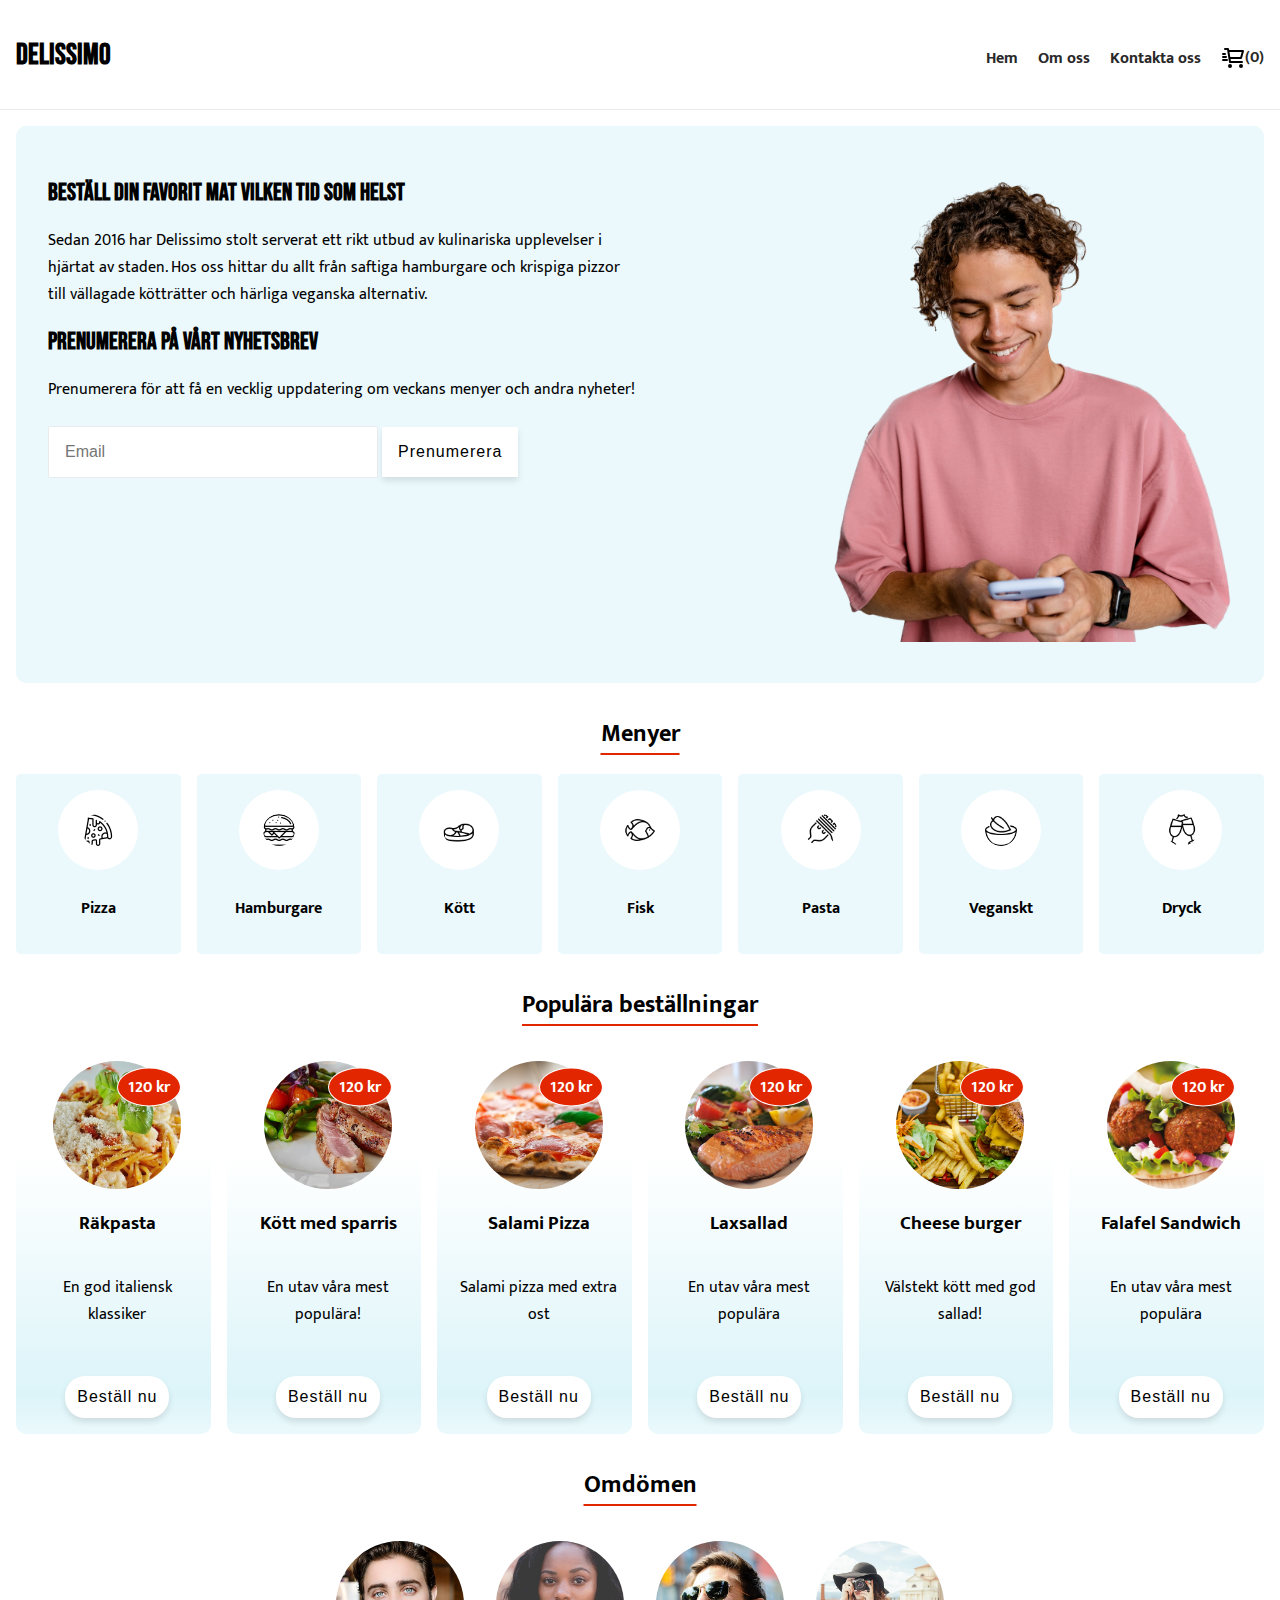
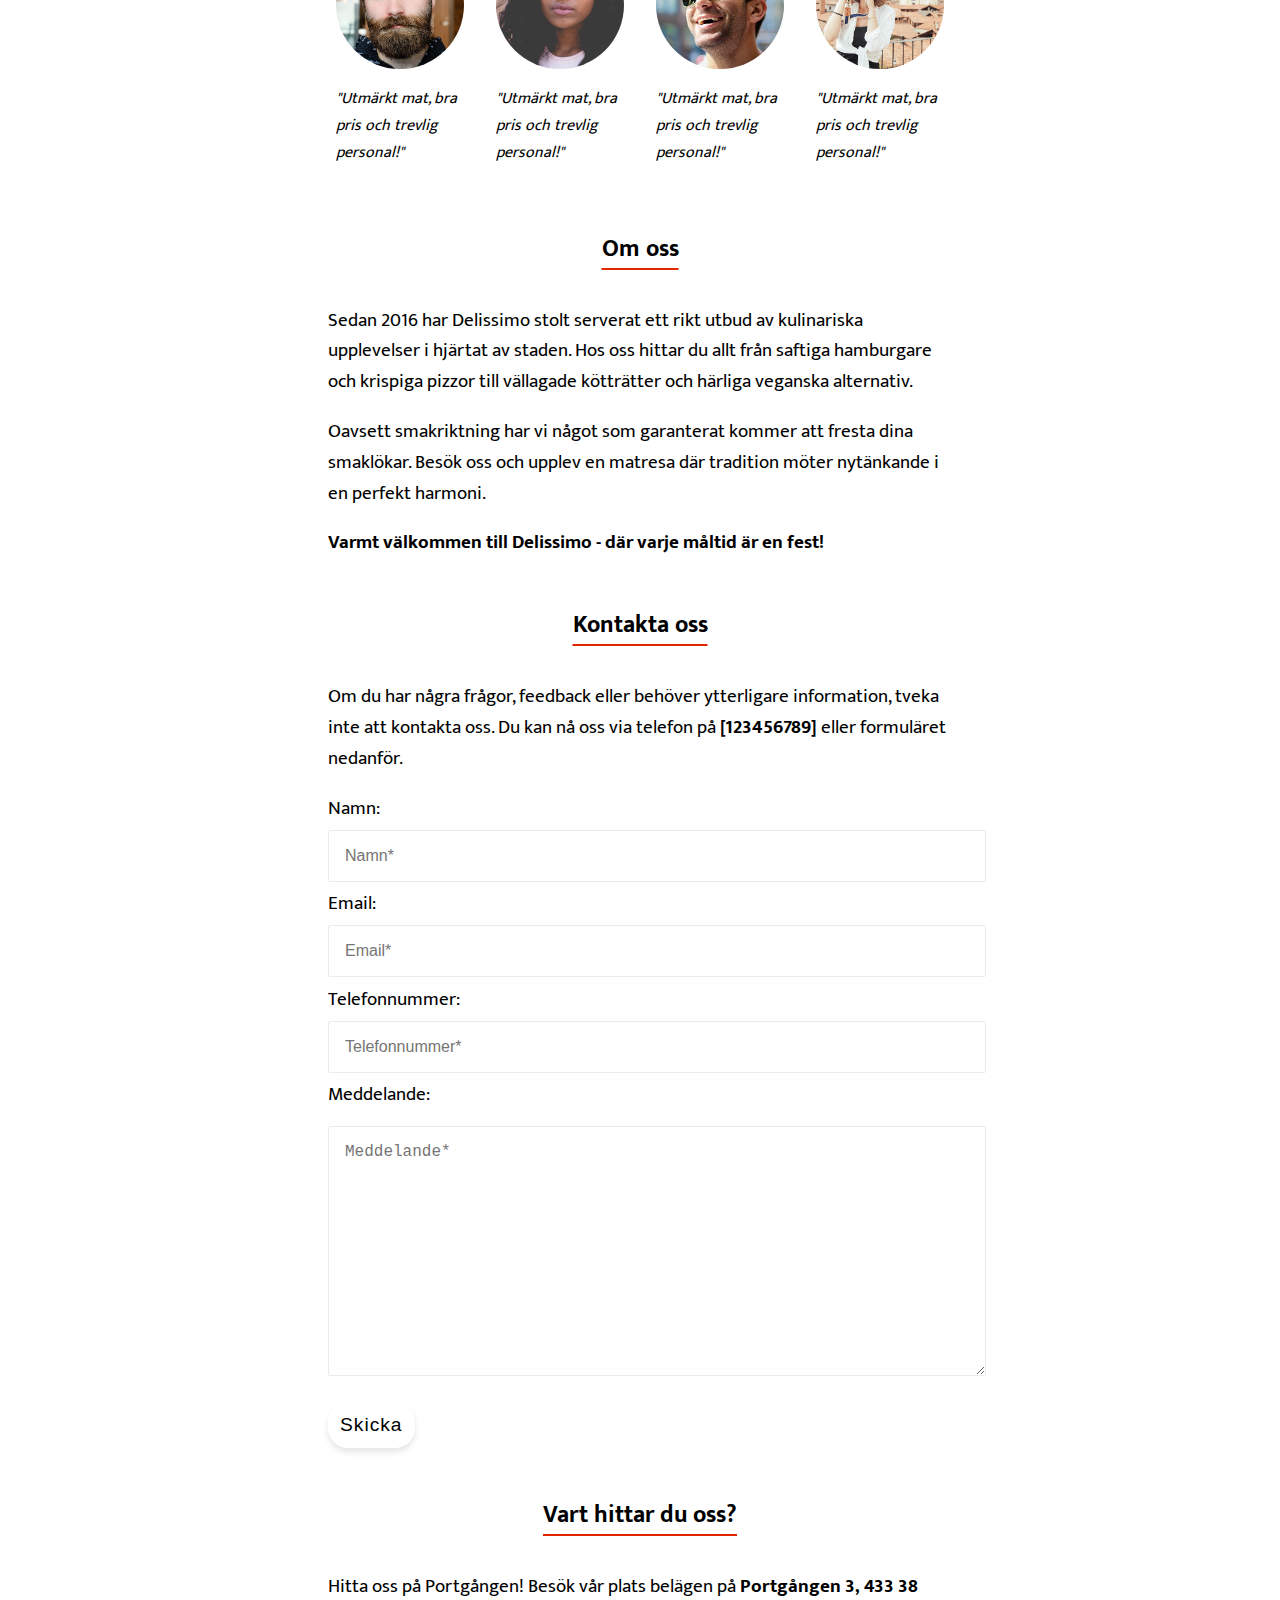
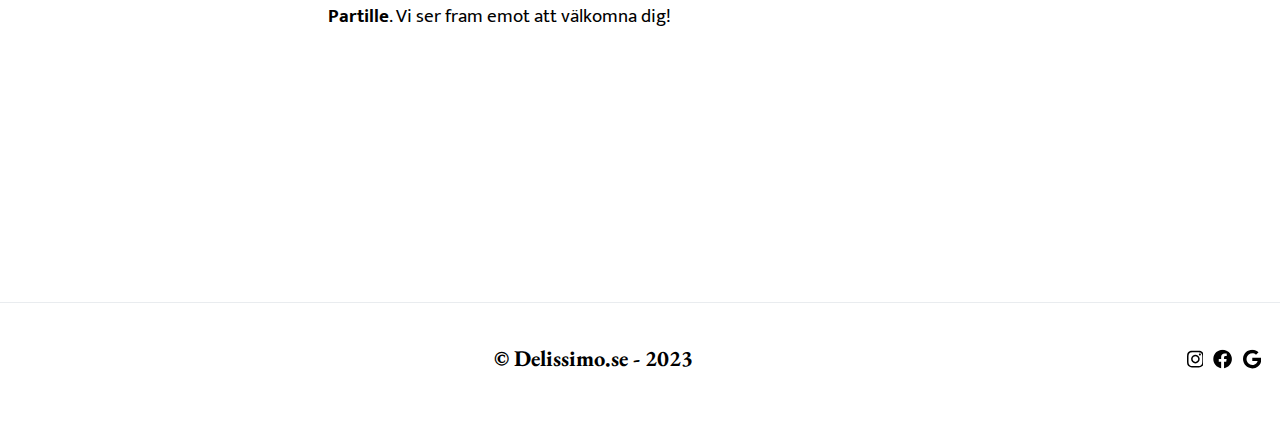
<file: index.html>
<!DOCTYPE html>
<html lang="sv">

<head>
  <meta charset="UTF-8">
  <meta name="viewport" content="width=device-width, initial-scale=1.0">
  <meta name="description"
    content="Delissimo har sedan 2016 erbjudit kulinariska upplevelser i stadens hjärta. Från hamburgare och pizzor till kötträtter och veganska val.">
  <meta name="theme-color" content="#FFF">
  <title>Delissimo</title>
  <link rel="preconnect" href="https://fonts.googleapis.com">
  <link rel="preconnect" href="https://fonts.gstatic.com" crossorigin>
  <link
    href="https://fonts.googleapis.com/css2?family=Roboto:wght@100&family=Mukta&family=Bebas+Neue&family=EB+Garamond&display=swap"
    rel="stylesheet">
  <link rel="stylesheet" href="css/index.css">
</head>

<body>
  <!-- Start på header  -->
  <header>
    <a href="index.html" class="headerlink">
      <h1 class="brandname">Delissimo</h1>
    </a>
    <nav id="headermenu">
      <ul>
        <li><a href="index.html">Hem</a></li>
        <li><a href="#aboutus">Om oss</a></li>
        <li><a href="#contactus">Kontakta oss</a></li>
        <li><a href="#" class="cart_position" aria-label="Visa din kundvagn"><img src="svg/cart.svg" class="cart4header"
              alt="En ikon på en kundvagn">(0)</a></li>
      </ul>
    </nav>
    <button aria-label="Öppna meny" class="mobile_btn">☰</button>
    <nav id="mobile_menu">
      <button aria-label="Stäng meny" class="close_mobile_btn">X</button>
      <ul>
        <li><a href="index.html" onclick="resetMenu()">Hem</a></li>
        <li><a href="#aboutus" onclick="resetMenu()">Om oss</a></li>
        <li><a href="#contactus" onclick="resetMenu()">Kontakta oss</a></li>
        <li><a href="#" onclick="resetMenu()">Kundvagn (0)</a></li>
      </ul>
    </nav>
  </header>
  <!-- Slut på header -->

  <!-- Start på main -->
  <main>
    <section id="newsletter_box">
      <div class="newsletter_box-title">
        <h2>Beställ Din Favorit Mat Vilken tid som helst</h2>
        <p>
          Sedan 2016 har Delissimo stolt serverat ett rikt utbud av kulinariska upplevelser i hjärtat av staden. Hos
          oss hittar du allt från saftiga hamburgare och krispiga pizzor till vällagade kötträtter och härliga veganska
          alternativ.
        </p>
        <h2>Prenumerera på vårt nyhetsbrev</h2>
        <p>Prenumerera för att få en vecklig uppdatering om veckans menyer och andra nyheter!</p>
        <form action="#" autocomplete="off">
          <label for="newsletter-email" hidden>Email:</label>
          <input type="email" id="newsletter-email" class="newsletter-email" name="newsletter-email" placeholder="Email"
            required>
          <input type="submit" name="newsletter-submit" value="Prenumerera">
        </form>
      </div>
      <picture>
        <source media="(max-width: 809px)" srcset="img/frontman-medel.png">
        <source media="(min-width: 810px)" srcset="img/frontman-standard.png">
        <img src="img/frontman-standard.png" class="newsletter_box-imgwrap" alt="En kille som håller sin telefon">
      </picture>
    </section>
    <h2 class="headliner" id="food_menu_title">Menyer</h2>

    <!-- Start av mat menyn -->
    <nav>
      <ul id="food_menu">
        <li>
          <a href="meny/pizza.html" class="food-category">
            <img src="img/icons/pizza2.png" class="bgforicon iconsize" alt="En ikon på en pizza">
            <p>Pizza</p>
          </a>
        </li>
        <li>
          <a href="404.html" class="food-category">
            <img src="img/icons/burger.png" class="bgforicon iconsize" alt="En ikon på en hamburgare">
            <p>Hamburgare</p>
          </a>
        </li>
        <li>
          <a href="404.html" class="food-category">
            <img src="img/icons/meaticon.png" class="bgforicon iconsize" alt="En ikon på kött">
            <p>Kött</p>
          </a>
        </li>
        <li>
          <a href="404.html" class="food-category">
            <img src="img/icons/fishicon.png" class="bgforicon iconsize" alt="En ikon på en Fisk">
            <p>Fisk</p>
          </a>
        </li>
        <li>
          <a href="404.html" class="food-category">
            <img src="img/icons/pastaicon.png" class="bgforicon iconsize" alt="En ikon på Pasta">
            <p>Pasta</p>
          </a>
        </li>
        <li>
          <a href="404.html" class="food-category">
            <img src="img/icons/veganicon.png" class="bgforicon iconsize" alt="Vegansk ikon">
            <p>Veganskt</p>
          </a>
        </li>
        <li>
          <a href="404.html" class="food-category">
            <img src="img/icons/drinksicon.png" class="bgforicon iconsize" alt="Dryck ikon">
            <p>Dryck</p>
          </a>
        </li>
      </ul>
    </nav>
    <!-- Slut på mat menyn -->

    <!-- Start på populära beställningar -->
    <section>
      <h2 class="headliner">Populära beställningar</h2>
      <div class="popular_food">
        <article class="popular_food_article">
          <div class="img-wrapper">
            <img src="img/food/pasta/pastafront.jpg" class="popular_food_img" alt="En bild på en Räkpasta">
            <span class="price-badge">120 kr</span>
          </div>
          <h3>Räkpasta</h3>
          <p>
            En god italiensk klassiker
          </p>
          <button class="order-nowbtn">Beställ nu</button>
        </article>
        <article class="popular_food_article">
          <div class="img-wrapper">
            <img src="img/food/meat/asparagus.jpg" class="popular_food_img" alt="Kött med sparris">
            <span class="price-badge">120 kr</span>
          </div>
          <h3>Kött med sparris</h3>
          <p>
            En utav våra mest populära!
          </p>
          <button class="order-nowbtn">Beställ nu</button>
        </article>
        <article class="popular_food_article">
          <div class="img-wrapper">
            <img src="img/food/pizza/salamipizza.jpg" class="popular_food_img" alt="En salami pizza">
            <span class="price-badge">120 kr</span>
          </div>
          <h3>Salami Pizza</h3>
          <p>
            Salami pizza med extra ost
          </p>
          <button class="order-nowbtn">Beställ nu</button>
        </article>
        <article class="popular_food_article">
          <div class="img-wrapper">
            <img src="img/food/fish/laxsallad.jpg" class="popular_food_img" alt="En laxsallad">
            <span class="price-badge">120 kr</span>
          </div>
          <h3>Laxsallad</h3>
          <p>
            En utav våra mest populära
          </p>
          <button class="order-nowbtn">Beställ nu</button>
        </article>
        <article class="popular_food_article">
          <div class="img-wrapper">
            <img src="img/food/hamburger/cheeseburger.png" class="popular_food_img" alt="En cheeseburgare">
            <span class="price-badge">120 kr</span>
          </div>
          <h3>Cheese burger</h3>
          <p>
            Välstekt kött med god sallad!
          </p>
          <button class="order-nowbtn">Beställ nu</button>
        </article>
        <article class="popular_food_article">
          <div class="img-wrapper">
            <img src="img/food/vegan/falafel-sandwich.jpg" class="popular_food_img"
              alt="En bild på en falafel sandwich">
            <span class="price-badge">120 kr</span>
          </div>
          <h3>Falafel Sandwich</h3>
          <p>
            En utav våra mest populära
          </p>
          <button class="order-nowbtn">Beställ nu</button>
        </article>
      </div>
    </section>
    <!-- Slut på populära beställningar -->

    <!-- Start på omdömen -->
    <section>
      <h2 class="headliner">Omdömen</h2>
      <div class="reviews_box">
        <article class="review_by">
          <div class="review_by_img">
            <img src="img/reviewperson.jpg" class="popular_food_img" alt="En bild på en Person som gett ett omdöme">
          </div>
          <p>
            <i>"Utmärkt mat, bra pris och trevlig personal!"</i>
          </p>
        </article>
        <article class="review_by">
          <div class="review_by_img">
            <img src="img/review2.jpg" class="popular_food_img" alt="En bild på en Person som gett ett omdöme">
          </div>
          <p>
            <i>"Utmärkt mat, bra pris och trevlig personal!"</i>
          </p>
        </article>
        <article class="review_by">
          <div class="review_by_img">
            <img src="img/review3.jpg" class="popular_food_img" alt="En bild på en Person som gett ett omdöme">
          </div>
          <p>
            <i>"Utmärkt mat, bra pris och trevlig personal!"</i>
          </p>
        </article>
        <article class="review_by">
          <div class="review_by_img">
            <img src="img/review4.jpg" class="popular_food_img" alt="En bild på en Person som gett ett omdöme">
          </div>
          <p>
            <i>"Utmärkt mat, bra pris och trevlig personal!"</i>
          </p>
        </article>
      </div>
    </section>
    <!-- Slut på omdömen  -->

    <!-- Start på om oss  -->
    <article id="aboutus">
      <h2 class="headliner">Om oss</h2>
      <div id="aboutus_box">
        <section class="aboutus_text">
          <p>Sedan 2016 har Delissimo stolt serverat ett rikt utbud av kulinariska upplevelser i hjärtat av staden. Hos
            oss hittar du allt från saftiga hamburgare och krispiga pizzor till vällagade kötträtter och härliga
            veganska
            alternativ.
          </p>
          <p>
            Oavsett smakriktning har vi något som garanterat kommer att fresta dina smaklökar. Besök oss och
            upplev en matresa där tradition möter nytänkande i en perfekt harmoni.
          </p>
          <b>Varmt välkommen till Delissimo - där
            varje måltid är en fest!</b>
        </section>
      </div>
    </article>
    <!-- Slut på om oss -->

    <!-- Start på kontakta oss  -->
    <article id="contactus">
      <h2 class="headliner">Kontakta oss</h2>
      <div id="contactus_box">
        <section class="contactus_text">
          <p>Om du har några frågor, feedback eller behöver ytterligare information, tveka inte att kontakta oss. Du kan
            nå oss via telefon på <strong>[123456789]</strong> eller formuläret nedanför.
          </p>
          <form action="#" method="POST" autocomplete="off">
            <label for="contact_name">Namn:</label>
            <input type="text" id="contact_name" name="contact_name" placeholder="Namn*" required>
            <label for="contact_email">Email:</label>
            <input type="email" id="contact_email" name="contact_email" placeholder="Email*" required>
            <label for="contact_phone">Telefonnummer:</label>
            <input type="tel" id="contact_phone" name="contact_phone" placeholder="Telefonnummer*" required>
            <label for="contact_message">Meddelande:</label>
            <textarea id="contact_message" name="contact_message" rows="12" placeholder="Meddelande*"
              required></textarea>
            <input type="submit" name="contact_btn" value="Skicka">
          </form>
        </section>
      </div>
    </article>
    <!-- Slut på kontakta oss  -->

    <!-- Start på om plats  -->
    <article>
      <h2 class="headliner">Vart hittar du oss?</h2>
      <div id="location">
        <section class="location_text">
          <p>Hitta oss på Portgången!
            Besök vår plats belägen på <b>Portgången 3, 433 38 Partille</b>. Vi ser fram emot att välkomna dig!
          </p>
          <iframe title="Google Maps plats för Delissimo i Partille"
            src="https://www.google.com/maps/embed?pb=!1m14!1m8!1m3!1d8518.360585132888!2d12.1218837!3d57.7404028!3m2!1i1024!2i768!4f13.1!3m3!1m2!1s0x464ff70ce5e59e6d%3A0xc7fa510a36eff5!2sDelissimo%20-%20italian%20deli%20%26%20espresso%20bar!5e0!3m2!1sen!2sse!4v1693992146896!5m2!1sen!2sse"
            class="mapiframe" allowfullscreen="" loading="lazy" referrerpolicy="no-referrer-when-downgrade"></iframe>
        </section>
      </div>
    </article>
    <!-- Slut på plats -->
  </main>
  <!-- Slut på main -->

  <!-- Start på footer -->
  <footer>
    <div></div>
    <h3>© Delissimo.se - 2023</h3>
    <div class="social-media">
      <div class="footericons">
        <a href="https://instagram.com/" target="_blank" aria-label="Instagram">
          <svg role="img" aria-label="Instagram Ikon" xmlns="http://www.w3.org/2000/svg" height="1em"
            viewBox="0 0 448 512"><!--! Font Awesome Free 6.4.2 by @fontawesome - https://fontawesome.com License - https://fontawesome.com/license (Commercial License) Copyright 2023 Fonticons, Inc. -->
            <path
              d="M224.1 141c-63.6 0-114.9 51.3-114.9 114.9s51.3 114.9 114.9 114.9S339 319.5 339 255.9 287.7 141 224.1 141zm0 189.6c-41.1 0-74.7-33.5-74.7-74.7s33.5-74.7 74.7-74.7 74.7 33.5 74.7 74.7-33.6 74.7-74.7 74.7zm146.4-194.3c0 14.9-12 26.8-26.8 26.8-14.9 0-26.8-12-26.8-26.8s12-26.8 26.8-26.8 26.8 12 26.8 26.8zm76.1 27.2c-1.7-35.9-9.9-67.7-36.2-93.9-26.2-26.2-58-34.4-93.9-36.2-37-2.1-147.9-2.1-184.9 0-35.8 1.7-67.6 9.9-93.9 36.1s-34.4 58-36.2 93.9c-2.1 37-2.1 147.9 0 184.9 1.7 35.9 9.9 67.7 36.2 93.9s58 34.4 93.9 36.2c37 2.1 147.9 2.1 184.9 0 35.9-1.7 67.7-9.9 93.9-36.2 26.2-26.2 34.4-58 36.2-93.9 2.1-37 2.1-147.8 0-184.8zM398.8 388c-7.8 19.6-22.9 34.7-42.6 42.6-29.5 11.7-99.5 9-132.1 9s-102.7 2.6-132.1-9c-19.6-7.8-34.7-22.9-42.6-42.6-11.7-29.5-9-99.5-9-132.1s-2.6-102.7 9-132.1c7.8-19.6 22.9-34.7 42.6-42.6 29.5-11.7 99.5-9 132.1-9s102.7-2.6 132.1 9c19.6 7.8 34.7 22.9 42.6 42.6 11.7 29.5 9 99.5 9 132.1s2.7 102.7-9 132.1z" />
          </svg>
        </a>
      </div>
      <div class="footericons">
        <a href="https://facebook.com/" target="_blank" aria-label="Facebook">
          <svg role="img" aria-label="Facebook Ikon" xmlns="http://www.w3.org/2000/svg" height="1em"
            viewBox="0 0 512 512"><!--! Font Awesome Free 6.4.2 by @fontawesome - https://fontawesome.com License - https://fontawesome.com/license (Commercial License) Copyright 2023 Fonticons, Inc. -->
            <path
              d="M504 256C504 119 393 8 256 8S8 119 8 256c0 123.78 90.69 226.38 209.25 245V327.69h-63V256h63v-54.64c0-62.15 37-96.48 93.67-96.48 27.14 0 55.52 4.84 55.52 4.84v61h-31.28c-30.8 0-40.41 19.12-40.41 38.73V256h68.78l-11 71.69h-57.78V501C413.31 482.38 504 379.78 504 256z" />
          </svg></a>
      </div>
      <div class="footericons">
        <a href="https://google.com/" target="_blank" aria-label="Google">
          <svg role="img" aria-label="Google Ikon" xmlns="http://www.w3.org/2000/svg" height="1em"
            viewBox="0 0 488 512"><!--! Font Awesome Free 6.4.2 by @fontawesome - https://fontawesome.com License - https://fontawesome.com/license (Commercial License) Copyright 2023 Fonticons, Inc. -->
            <path
              d="M488 261.8C488 403.3 391.1 504 248 504 110.8 504 0 393.2 0 256S110.8 8 248 8c66.8 0 123 24.5 166.3 64.9l-67.5 64.9C258.5 52.6 94.3 116.6 94.3 256c0 86.5 69.1 156.6 153.7 156.6 98.2 0 135-70.4 140.8-106.9H248v-85.3h236.1c2.3 12.7 3.9 24.9 3.9 41.4z" />
          </svg></a>
      </div>
    </div>
  </footer>
  <!-- Slut på footer -->

  <script src="https://code.jquery.com/jquery-3.7.1.js"></script>
  <script src="js/index.js"></script>
</body>

</html>
</file>
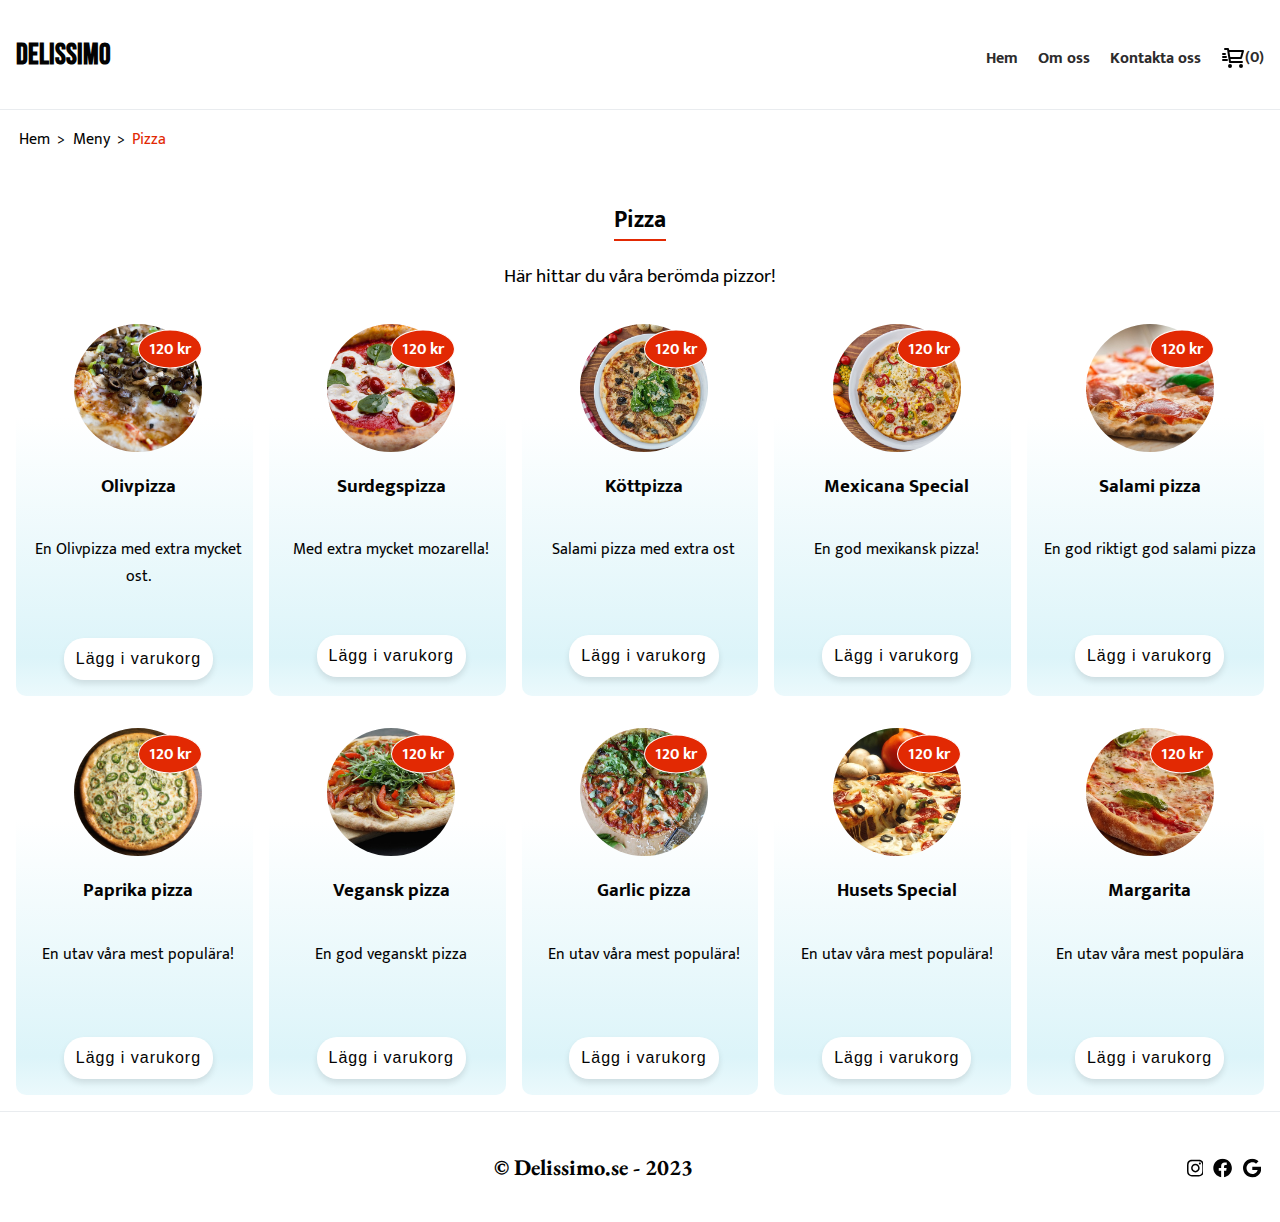
<file: meny/pizza.html>
<!DOCTYPE html>
<html lang="sv">

<head>
  <meta charset="UTF-8">
  <meta name="viewport" content="width=device-width, initial-scale=1.0">
  <meta name="description"
    content="Delissimo har sedan 2016 erbjudit kulinariska upplevelser i stadens hjärta. Från hamburgare och pizzor till kötträtter och veganska val.">
  <meta name="theme-color" content="#FFF">
  <title>Delissimo - Våra pizzor</title>
  <link rel="preconnect" href="https://fonts.googleapis.com">
  <link rel="preconnect" href="https://fonts.gstatic.com" crossorigin>
  <link
    href="https://fonts.googleapis.com/css2?family=Roboto:wght@100&family=Mukta&family=Bebas+Neue&family=EB+Garamond&display=swap"
    rel="stylesheet">
  <link rel="stylesheet" href="../css/index.css">
  <link rel="stylesheet" href="../css/food_meny.css">
</head>

<body>
  <!-- Start på header  -->
  <header>
    <a href="../index.html" class="headerlink">
      <h1 class="brandname">Delissimo</h1>
    </a>
    <nav id="headermenu">
      <ul>
        <li><a href="../index.html">Hem</a></li>
        <li><a href="../index.html#aboutus">Om oss</a></li>
        <li><a href="../index.html#contactus">Kontakta oss</a></li>
        <li><a href="#" class="cart_position" aria-label="Visa din kundvagn"><img src="../svg/cart.svg"
              class="cart4header" alt="En ikon på en kundvagn">(0)</a></li>
      </ul>
    </nav>
    <button aria-label="Öppna meny" class="mobile_btn">☰</button>
    <nav id="mobile_menu">
      <button aria-label="Stäng meny" class="close_mobile_btn">X</button>s
      <ul>
        <li><a href="../index.html" onclick="resetMenu()">Hem</a></li>
        <li><a href="../index.html#aboutus" onclick="resetMenu()">Om oss</a></li>
        <li><a href="../index.html#contactus" onclick="resetMenu()">Kontakta oss</a></li>
        <li><a href="#" onclick="resetMenu()">Kundvagn (0)</a></li>
      </ul>
    </nav>
  </header>
  <!-- Slut på header -->

  <!-- Start på main -->
  <main>
    <nav class="breadcrumb">
      <a href="../index.html">Hem</a> &gt;
      <a href="../index.html#food_menu_title">Meny</a> &gt;
      <span>Pizza</span>
    </nav>
    <!-- Start på pizzor -->
    <article>
      <h2 class="headliner">Pizza</h2>
      <div class="menyinfo">Här hittar du våra berömda pizzor!</div>
      <div class="specific_food">
        <section class="specific_food_section">
          <div class="specific_food_img_wrapper">
            <img src="../img/food/pizza/olivpizza.jpg" class="specific_food_img" alt="En olivpizza">
            <span class="specific_food_pricebadge">120 kr</span>
          </div>
          <h3>Olivpizza</h3>
          <p>
            En Olivpizza med extra mycket ost.
          </p>
          <button class="order-nowbtn">Lägg i varukorg</button>
        </section>
        <section class="specific_food_section">
          <div class="specific_food_img_wrapper">
            <img src="../img/food/pizza/surdegspizza.jpg" class="specific_food_img" alt="En surdegspizza">
            <span class="specific_food_pricebadge">120 kr</span>
          </div>
          <h3>Surdegspizza</h3>
          <p>
            Med extra mycket mozarella!
          </p>
          <button class="order-nowbtn">Lägg i varukorg</button>
        </section>
        <section class="specific_food_section">
          <div class="specific_food_img_wrapper">
            <img src="../img/food/pizza/meatpizza.jpg" class="specific_food_img" alt="En köttpizza">
            <span class="specific_food_pricebadge">120 kr</span>
          </div>
          <h3>Köttpizza</h3>
          <p>
            Salami pizza med extra ost
          </p>
          <button class="order-nowbtn">Lägg i varukorg</button>
        </section>
        <section class="specific_food_section">
          <div class="specific_food_img_wrapper">
            <img src="../img/food/pizza/mexicanaspecial.jpg" class="specific_food_img" alt="En mexikansk pizza">
            <span class="specific_food_pricebadge">120 kr</span>
          </div>
          <h3>Mexicana Special</h3>
          <p>
            En god mexikansk pizza!
          </p>
          <button class="order-nowbtn">Lägg i varukorg</button>
        </section>
        <section class="specific_food_section">
          <div class="specific_food_img_wrapper">
            <img src="../img/food/pizza/salamipizza.jpg" class="specific_food_img" alt="En Salami pizza">
            <span class="specific_food_pricebadge">120 kr</span>
          </div>
          <h3>Salami pizza</h3>
          <p>
            En god riktigt god salami pizza
          </p>
          <button class="order-nowbtn">Lägg i varukorg</button>
        </section>
        <section class="specific_food_section">
          <div class="specific_food_img_wrapper">
            <img src="../img/food/pizza/paprikapizza.jpg" class="specific_food_img" alt="En paprika pizza">
            <span class="specific_food_pricebadge">120 kr</span>
          </div>
          <h3>Paprika pizza</h3>
          <p>
            En utav våra mest populära!
          </p>
          <button class="order-nowbtn">Lägg i varukorg</button>
        </section>
        <section class="specific_food_section">
          <div class="specific_food_img_wrapper">
            <img src="../img/food/pizza/veganpizza.jpg" class="specific_food_img" alt="En veganskt pizza">
            <span class="specific_food_pricebadge">120 kr</span>
          </div>
          <h3>Vegansk pizza</h3>
          <p>
            En god veganskt pizza
          </p>
          <button class="order-nowbtn">Lägg i varukorg</button>
        </section>
        <section class="specific_food_section">
          <div class="specific_food_img_wrapper">
            <img src="../img/food/pizza/garlicpizza.jpg" class="specific_food_img" alt="En garlic pizza">
            <span class="specific_food_pricebadge">120 kr</span>
          </div>
          <h3>Garlic pizza</h3>
          <p>
            En utav våra mest populära!
          </p>
          <button class="order-nowbtn">Lägg i varukorg</button>
        </section>
        <section class="specific_food_section">
          <div class="specific_food_img_wrapper">
            <img src="../img/food/pizza/husets.jpg" class="specific_food_img" alt="En husets special pizza">
            <span class="specific_food_pricebadge">120 kr</span>
          </div>
          <h3>Husets Special</h3>
          <p>
            En utav våra mest populära!
          </p>
          <button class="order-nowbtn">Lägg i varukorg</button>
        </section>
        <section class="specific_food_section">
          <div class="specific_food_img_wrapper">
            <img src="../img/food/pizza/margarita.jpg" class="specific_food_img" alt="En margarita">
            <span class="specific_food_pricebadge">120 kr</span>
          </div>
          <h3>Margarita</h3>
          <p>
            En utav våra mest populära
          </p>
          <button class="order-nowbtn">Lägg i varukorg</button>
        </section>
      </div>
    </article>
    <!-- Slut på pizzor -->

  </main>
  <!-- Slut på main -->

  <!-- Start på footer -->
  <footer>
    <div></div>
    <h3>© Delissimo.se - 2023</h3>
    <div class="social-media">
      <div class="footericons">
        <a href="https://instagram.com/" target="_blank" aria-label="Instagram">
          <svg role="img" aria-label="Instagram Ikon" xmlns="http://www.w3.org/2000/svg" height="1em"
            viewBox="0 0 448 512"><!--! Font Awesome Free 6.4.2 by @fontawesome - https://fontawesome.com License - https://fontawesome.com/license (Commercial License) Copyright 2023 Fonticons, Inc. -->
            <path
              d="M224.1 141c-63.6 0-114.9 51.3-114.9 114.9s51.3 114.9 114.9 114.9S339 319.5 339 255.9 287.7 141 224.1 141zm0 189.6c-41.1 0-74.7-33.5-74.7-74.7s33.5-74.7 74.7-74.7 74.7 33.5 74.7 74.7-33.6 74.7-74.7 74.7zm146.4-194.3c0 14.9-12 26.8-26.8 26.8-14.9 0-26.8-12-26.8-26.8s12-26.8 26.8-26.8 26.8 12 26.8 26.8zm76.1 27.2c-1.7-35.9-9.9-67.7-36.2-93.9-26.2-26.2-58-34.4-93.9-36.2-37-2.1-147.9-2.1-184.9 0-35.8 1.7-67.6 9.9-93.9 36.1s-34.4 58-36.2 93.9c-2.1 37-2.1 147.9 0 184.9 1.7 35.9 9.9 67.7 36.2 93.9s58 34.4 93.9 36.2c37 2.1 147.9 2.1 184.9 0 35.9-1.7 67.7-9.9 93.9-36.2 26.2-26.2 34.4-58 36.2-93.9 2.1-37 2.1-147.8 0-184.8zM398.8 388c-7.8 19.6-22.9 34.7-42.6 42.6-29.5 11.7-99.5 9-132.1 9s-102.7 2.6-132.1-9c-19.6-7.8-34.7-22.9-42.6-42.6-11.7-29.5-9-99.5-9-132.1s-2.6-102.7 9-132.1c7.8-19.6 22.9-34.7 42.6-42.6 29.5-11.7 99.5-9 132.1-9s102.7-2.6 132.1 9c19.6 7.8 34.7 22.9 42.6 42.6 11.7 29.5 9 99.5 9 132.1s2.7 102.7-9 132.1z" />
          </svg>
        </a>
      </div>
      <div class="footericons">
        <a href="https://facebook.com/" target="_blank" aria-label="Facebook">
          <svg role="img" aria-label="Facebook Ikon" xmlns="http://www.w3.org/2000/svg" height="1em"
            viewBox="0 0 512 512"><!--! Font Awesome Free 6.4.2 by @fontawesome - https://fontawesome.com License - https://fontawesome.com/license (Commercial License) Copyright 2023 Fonticons, Inc. -->
            <path
              d="M504 256C504 119 393 8 256 8S8 119 8 256c0 123.78 90.69 226.38 209.25 245V327.69h-63V256h63v-54.64c0-62.15 37-96.48 93.67-96.48 27.14 0 55.52 4.84 55.52 4.84v61h-31.28c-30.8 0-40.41 19.12-40.41 38.73V256h68.78l-11 71.69h-57.78V501C413.31 482.38 504 379.78 504 256z" />
          </svg></a>
      </div>
      <div class="footericons">
        <a href="https://google.com/" target="_blank" aria-label="Google">
          <svg role="img" aria-label="Google Ikon" xmlns="http://www.w3.org/2000/svg" height="1em"
            viewBox="0 0 488 512"><!--! Font Awesome Free 6.4.2 by @fontawesome - https://fontawesome.com License - https://fontawesome.com/license (Commercial License) Copyright 2023 Fonticons, Inc. -->
            <path
              d="M488 261.8C488 403.3 391.1 504 248 504 110.8 504 0 393.2 0 256S110.8 8 248 8c66.8 0 123 24.5 166.3 64.9l-67.5 64.9C258.5 52.6 94.3 116.6 94.3 256c0 86.5 69.1 156.6 153.7 156.6 98.2 0 135-70.4 140.8-106.9H248v-85.3h236.1c2.3 12.7 3.9 24.9 3.9 41.4z" />
          </svg></a>
      </div>
    </div>
  </footer>
  <!-- Slut på footer -->

  <script src="https://code.jquery.com/jquery-3.7.1.js"></script>
  <script src="../js/index.js"></script>
</body>

</html>
</file>
<file: css/index.css>
html,
body {
  display: flex;
  flex-direction: column;
  padding: 0;
  margin: 0;
  font-family: 'Mukta', sans-serif;
  min-height: 100vh;
  scroll-behavior: smooth;
  background-color: #fff;
}

main {
  flex: 1 0 auto;
}

/* Start på inputs och textarea  */

input[type=text],
input[type=email],
input[type=tel] {
  width: 100%;
  padding: 1rem;
  border: 1px solid #e9ecef;
  border-radius: 2px;
  font-size: 1rem;
  margin: 0.4rem 0rem 0.4rem 0rem;
  background-color: white;
}

input:hover {
  border: 1px solid #E22600;
  box-shadow: 0px 4px 10px rgba(0, 0, 0, 0.15);
  transition: 0.6s;
}

input[type=submit] {
  background-color: white;
  padding: 12px;
  color: black;
  border: none;
  border-radius: 20px;
  font-family: Arial, sans-serif;
  font-size: 1em;
  letter-spacing: 1px;
  box-shadow: 0px 4px 6px rgba(0, 0, 0, 0.1);
  transition: 0.3s;
  cursor: pointer;
}

input[type=submit]:hover {
  color: white;
  background-color: #E22600;
  box-shadow: 0px 4px 10px rgba(0, 0, 0, 0.15);
  transition: 0.6s;
}

textarea {
  width: 100%;
  padding: 1rem;
  font-size: 1rem;
  border-radius: 2px;
  margin: 1rem 0rem 1rem 0rem;
  border: 1px solid #e9ecef;
}

textarea:hover {
  border: 1px solid #E22600;
  box-shadow: 0px 4px 10px rgba(0, 0, 0, 0.15);
  transition: 0.6s;
}

textarea:focus {
  border: 1px solid #E22600;
}

/* Slut på inputs och textarea  */

/* Start på breadcrumb meny */
.breadcrumb {
  padding: 1rem 0rem 1rem 1rem;
}

.breadcrumb a {
  text-decoration: none;
  color: black;
  margin: 0 0.2rem;
  transition: color 0.5s;
}

.breadcrumb a:hover {
  color: #E22600;
  transition: 0.3s;
}

.breadcrumb span {
  margin: 0 0.2rem;
  color: #E22600;
}

/* Slut på breadcrumb meny */

/* Start för header och innehåll i header  */

header {
  width: 100%;
  display: flex;
  padding: 1rem 0rem 1rem 0rem;
  justify-content: space-between;
  align-items: center;
  border-bottom: 1px solid #e9ecef;
  background-color: #fff;
}

.cart4header {
  width: 24px;
  height: 24px;
}

.brandname {
  font-family: 'Bebas Neue', sans-serif;
  color: black;
  font-size: 1.8rem;
  display: inline-block;
  margin-left: 1rem;
  transition: color 0.4s;
}

.brandname:hover {
  color: #E22600;
  transition: 0.4s;
}

.mobile_btn {
  border: none;
  font-size: 2.5rem;
  background-color: white;
  cursor: pointer;
  color: black;
  display: none;
  padding: 0;
  margin-right: 0.5rem;
  transform: translateY(-5px);
}

.close_mobile_btn {
  position: absolute;
  top: 20px;
  right: 20px;
  z-index: 1000;
  background-color: transparent;
  border: none;
  font-size: 3rem;
  cursor: pointer;
  color: white;
}

.close_mobile_btn:hover {
  color: #E22600;
  transition: 0.6s;
}

.headerlink {
  margin-top: 0.2rem;
  text-decoration: none;
  font-weight: bold;
}

nav ul {
  padding: 0;
  list-style-type: none;
}

#headermenu li {
  display: inline-block;
}

.cart_position {
  transform: translateY(7px);
}

#headermenu li a {
  display: flex;
  align-items: center;
  text-decoration: none;
  color: rgb(42, 41, 41);
  text-align: center;
  font-weight: bold;
  margin-right: 1rem;
}

#headermenu li a:hover {
  color: #E22600;
  transition: 0.6s;
}

#mobile_menu {
  position: fixed;
  top: 0;
  left: 0;
  width: 100vw;
  height: 100vh;
  background-color: rgba(0, 0, 0, 0.9);
  z-index: 999;
  display: none;
}

#mobile_menu ul {
  width: 100%;
  height: 100vh;
  display: flex;
  position: absolute;
  flex-direction: column;
  align-items: center;
  padding: 0;
  justify-content: center;
  list-style-type: none;

}

#mobile_menu a {
  font-size: 1.75rem;
  color: white;
  text-decoration: none;
}

#mobile_menu a:hover {
  font-size: 1.75rem;
  color: #E22600;
  transition: 0.6s;
}

/* Slut för header och innehåll i header  */

/* Start för nyhetsbrev box  */

#newsletter_box {
  display: flex;
  flex-direction: row;
  margin: auto;
  justify-content: space-between;
  margin-top: 2rem;
  border-radius: 10px;
  margin: 1em;
  padding: 2em;
  background-color: #ebf9fc;
}

.newsletter_box-title {
  width: 50%;
}

#newsletter_box h2 {
  font-family: 'Bebas Neue', sans-serif;
}

#newsletter_box input[type=email] {
  width: 50%;
}

#newsletter_box input[type=submit] {
  border-radius: 1px;
  padding: 1rem;
}

.newsletter_box-imgwrap {
  width: 100%;
  max-width: 400px;
  height: auto;
}

.newsletter_box-img {
  width: 100%;
  height: 100%;
  object-fit: cover;
  object-position: center;
}

/* Slut för nyhetsbrev box  */


.headliner {
  text-decoration: underline;
  text-decoration-thickness: 2px;
  text-decoration-color: #E22600;
  text-underline-position: under;
  text-underline-offset: 4px;
  font-weight: bolder;
  text-align: center;
  margin-top: 1.3em;
}

.bgforicon {
  padding: 1.5rem 1.5rem 1.5rem 1.5rem;
  border-radius: 4rem;
  background-color: white;
}

.iconsize {
  width: 32px;
  height: 32px;
}

/* Start på mat menyn  */

#food_menu {
  min-width: 50%;
  display: flex;
  flex-direction: row;
  justify-content: flex-start;
  flex-wrap: wrap;
  gap: 1em;
  margin: 1em;
}

#food_menu a {
  text-decoration: none;
}

#food_menu li {
  display: flex;
  flex: 1;
}

.food-category {
  padding: 1em;
  margin: auto;
  text-align: center;
  font-weight: bolder;
  color: rgb(0, 0, 0);
  border-radius: 5px;
  flex: 1;
  background-color: #ebf9fc;
}


.food-category:hover {
  background-color: #E22600;
  cursor: pointer;
  color: white;
  transition: 0.8s;
}

.food-category:hover p,
.food-category:hover a {
  color: white;
  transition: 0.8s;
}

/* Slut på mat menyn  */


/* Start på populära beställningar  */

.popular_food {
  display: flex;
  flex-direction: row;
  flex-wrap: wrap;
  justify-content: flex-start;
  gap: 1em;
  margin: 1em;
}

.popular_food_article {
  display: flex;
  flex-direction: column;
  padding: 1rem 0.5rem 1rem 1rem;
  border-radius: 10px;
  text-align: center;
  flex-grow: 1;
  flex-basis: 0;
  flex-shrink: 1;
  background: linear-gradient(180deg, rgba(255, 255, 255, 1) 28%, rgba(220, 244, 249, 1) 90%, rgba(235, 249, 252, 1) 100%);
}

.popular_food_article p {
  padding-bottom: 2em;
  min-height: 3em;
}

.img-wrapper {
  width: 8rem;
  height: 8rem;
  margin: 0 auto;
  position: relative;
  overflow: hidden;
}

.img-wrapper,
h3,
p,
button {
  flex-shrink: 0;
}

.popular_food_img {
  width: 100%;
  height: 100%;
  border-radius: 50%;
  object-fit: cover;
  object-position: center;
}

.price-badge {
  position: absolute;
  right: 0;
  top: 20%;
  transform: translateY(-50%);
  background-color: #E22600;
  border-radius: 50%;
  border: 1px solid white;
  padding: 5px 10px;
  font-weight: bold;
  color: white;
  font-size: 1rem;
}


.popular_food_article .order-nowbtn {
  background-color: white;
  padding: 12px;
  color: black;
  border: none;
  border-radius: 20px;
  font-family: Arial, sans-serif;
  font-size: 1em;
  letter-spacing: 1px;
  box-shadow: 0px 4px 6px rgba(0, 0, 0, 0.1);
  transition: 0.3s;
  cursor: pointer;
  margin: auto;
}

.popular_food_article .order-nowbtn:hover {
  color: white;
  background-color: #E22600;
  box-shadow: 0px 4px 10px rgba(0, 0, 0, 0.15);
  transition: 0.8s;
}

/* Slut på populära beställningar  */

/* Start på omdömens styling */

.reviews_box {
  max-width: 80%;
  display: flex;
  flex-direction: row;
  flex-wrap: wrap;
  margin: auto;
  justify-content: center;
}

.review_by {
  padding: 1em;
  margin: auto;
  flex: 1;
}

.review_by_img {
  width: 8rem;
  height: 8rem;
}

/* Slut på omdömens styling */

/* Start på om oss styling */
#aboutus_box {
  display: flex;
  flex-wrap: wrap;
  justify-content: center;
}

.aboutus_text {
  margin-top: -1.2rem;
  font-size: 1.2em;
  line-height: 1.6;
  flex: 0.5;
  padding: 1rem;
}

/* Slut på om oss styling */

/* Start på kontakta oss styling */
#contactus_box {
  display: flex;
  flex-wrap: wrap;
  justify-content: center;
}

.contactus_text {
  margin-top: -1.2rem;
  font-size: 1.2em;
  line-height: 1.6;
  flex: 0.5;
  padding: 1rem;
}

/* Slut på kontakta oss styling */

/* Start på vart hittar du oss? styling */
#location {
  display: flex;
  flex-wrap: wrap;
  justify-content: center;
}

.location_text {
  margin-top: -1.2rem;
  font-size: 1.2em;
  line-height: 1.6;
  flex: 0.5;
  padding: 1rem;
}

.mapiframe {
  width: 100%;
  height: 25vh;
  border: 0;
}

/* Slut på vart hittar du oss? styling */

/* Start på footer */

footer {
  width: 100%;
  font-family: 'EB Garamond', serif;
  display: flex;
  justify-content: space-between;
  flex-direction: row;
  padding: 1.1rem 0rem 1.1rem 0rem;
  font-size: 1.2em;
  flex-shrink: 0;
  align-items: center;
  border-top: 1px solid #e9ecef;
}

footer .social-media {
  display: flex;
  flex-direction: row;
  gap: 10px;
  margin-right: 1.2rem;
  transform: translateY(4.5px);
}

.social-media .footericons a:hover svg {
  fill: #E22600;
  transition: fill 0.6s ease;
}

/* Slut på footer */

/* Start på 404 */

.error_article {
  display: flex;
  flex-direction: column;
  justify-content: center;
  text-align: center;
  font-size: 1.2rem;
}

.error_article a {
  color: black;
  text-decoration: underline;
  text-decoration-color: #E22600;
}

.error_article a:hover {

  color: #E22600;
  transition: 0.8s;
}

/* Slut på 404 */


/* Start på media queries för optimering för olika längder och höjder  */
@media screen and (max-width:289px) {
  #headermenu li a {
    margin-right: 0.5rem;
  }

  .reviews_box {
    max-width: 100%;
    flex-direction: column;
  }

  .review_by {
    max-width: 50%;
    padding: 0rem 0.5rem;
    margin: auto !important;
  }

  footer h3 {
    font-size: 1rem;
  }
}

@media screen and (max-width:319px) {
  .review_by {
    padding: 1rem 0rem;
    margin-left: 1rem;
  }
}

@media screen and (max-width:336px) {
  #headermenu nav li a {
    margin-right: 0.5rem;
  }
}

@media screen and (max-height:360px) {
  #headermenu nav li a {
    margin-right: 0.5rem;
  }
}

@media screen and (min-width:100px) and (max-width: 399px) {
  .reviews_box {
    padding: 1rem 0rem;
    flex-direction: column;
    max-width: 100%;
  }

  .review_by_img {
    margin: auto;
  }
}


@media screen and (max-width:660px) {
  body {
    width: 100%;
    margin: auto;
  }

  #headermenu {
    display: none;
  }

  .mobile_btn {
    display: inline-block;
  }

  header {
    padding: 0rem;
  }

  .aboutus_text,
  .contactus_text,
  .location_text {
    flex-grow: 0.8;
  }
}

@media screen and (max-width:750px) {
  .newsletter_box-imgwrap {
    display: none;
  }

  .newsletter_box-title {
    width: 100%;
  }
}

@media screen and (max-width:427px) and (min-width:400px) {
  .reviews_box {
    max-width: 80%;
  }
}

@media screen and (max-width:457px) and (min-width:427px) {
  .reviews_box {
    max-width: 75%;
  }
}

@media screen and (max-width:581px) and (min-width:458px) {
  .reviews_box {
    max-width: 70%;
  }
}

@media screen and (max-width:799px) and (min-width:582px) {
  .reviews_box {
    max-width: 55%;
  }
}

@media screen and (min-height:1080px) {
  .newsletter_box-img {
    width: 25vh;
    height: 35vh;
  }
}

@media screen and (min-width:1080px) {
  .reviews_box {
    max-width: 60%;
  }
}

@media screen and (min-width:1280px) {
  .reviews_box {
    max-width: 50%;
  }
}

@media screen and (min-width:1920px) {
  .reviews_box {
    max-width: 50%;
  }

  body {
    width: 70%;
    margin: auto;
  }

  .newsletter_box-imgwrap {
    max-width: 500px;
  }
}


@media screen and (min-width:2560px) {
  .reviews_box {
    max-width: 30%;
  }

}

@media screen and (min-width:3840px) {
  .reviews_box {
    max-width: 20%;
  }

}

/* Slut på media queries för optimering för olika längder och höjder  */
</file>
<file: css/food_meny.css>
.menyinfo {
  font-size: 1.2rem;
  text-align: center;
}

.specific_food {
  display: flex;
  flex-direction: row;
  flex-wrap: wrap;
  justify-content: flex-start;
  gap: 1em;
  margin: 1em;
}

.specific_food_section {
  display: flex;
  flex-direction: column;
  padding: 1rem 0.5rem 1rem 1rem;
  margin: 0 auto;
  border-radius: 10px;
  text-align: center;
  flex: 1 0 16.67%;
  background: linear-gradient(180deg, rgba(255, 255, 255, 1) 28%, rgba(220, 244, 249, 1) 90%, rgba(235, 249, 252, 1) 100%);
}

.specific_food_section p {
  padding-bottom: 2em;
  min-height: 3em;
}

.specific_food_img_wrapper {
  width: 8rem;
  height: 8rem;
  margin: 0 auto;
  position: relative;
  overflow: hidden;
}

.specific_food_img {
  width: 100%;
  height: 100%;
  border-radius: 50%;
  object-fit: cover;
  object-position: center;
}

.specific_food_pricebadge {
  position: absolute;
  right: 0;
  top: 20%;
  transform: translateY(-50%);
  background-color: #E22600;
  border-radius: 50%;
  border: 1px solid white;
  padding: 5px 10px;
  font-weight: bold;
  color: white;
  font-size: 1rem;
}


.specific_food_section .order-nowbtn {
  background-color: white;
  padding: 12px;
  color: black;
  border: none;
  border-radius: 20px;
  font-family: Arial, sans-serif;
  font-size: 1em;
  letter-spacing: 1px;
  box-shadow: 0px 4px 6px rgba(0, 0, 0, 0.1);
  transition: 0.3s;
  cursor: pointer;
  margin: auto;
}

.specific_food_section .order-nowbtn:hover {
  color: white;
  background-color: #E22600;
  box-shadow: 0px 4px 10px rgba(0, 0, 0, 0.15);
  transition: 0.8s;
}
</file>
